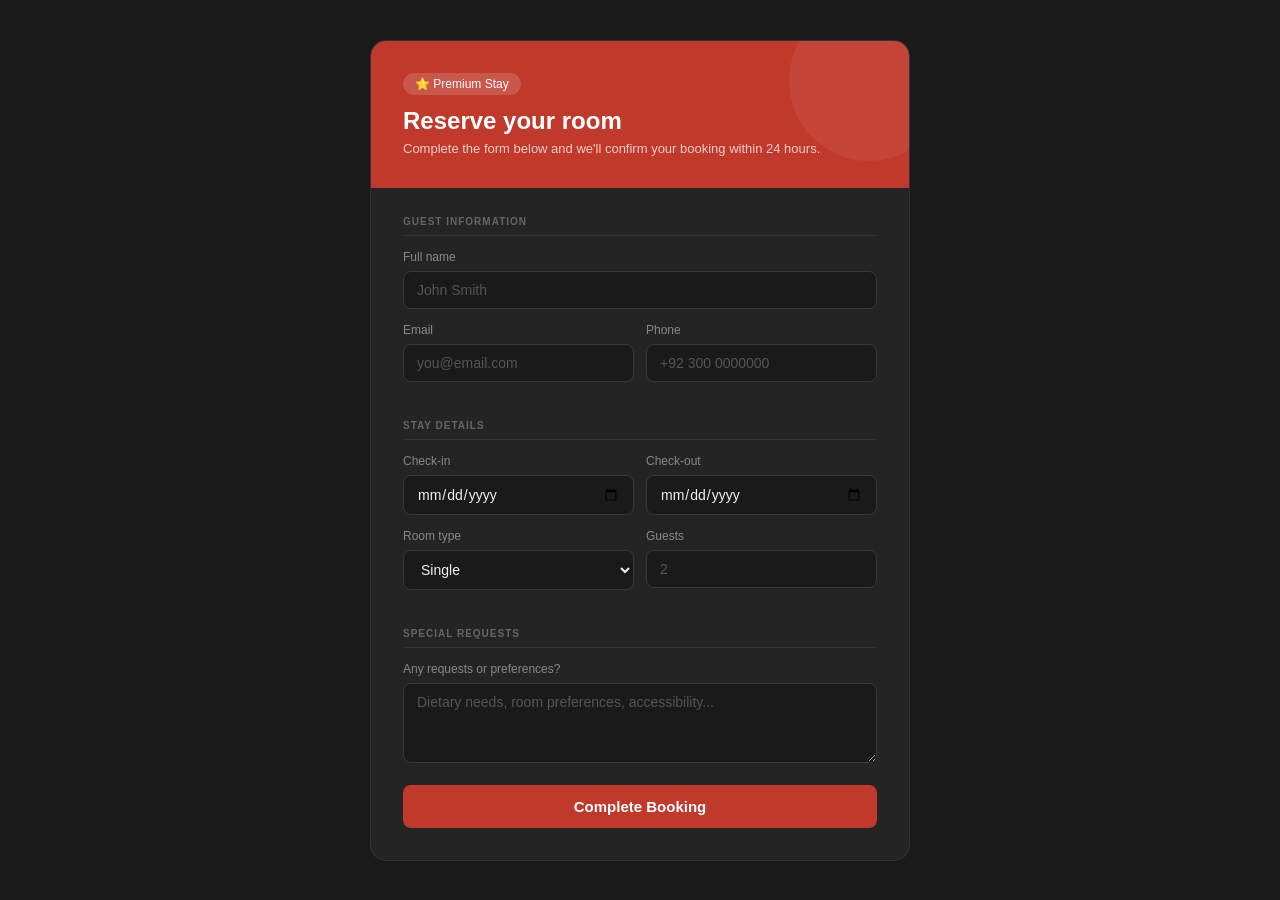
<file: templates/index.html>
<!DOCTYPE html>
<html>

<head>
    <title>Hotel Booking</title>
    <link rel="stylesheet" href="/static/style.css">
</head>

<body>
    <div class="card">
        <div class="hero">
            <div class="hero-badge">⭐ Premium Stay</div>
            <h1>Reserve your room</h1>
            <p>Complete the form below and we'll confirm your booking within 24 hours.</p>
        </div>
        <div class="body">
            <form action="/book" method="POST">
                <p class="section">Guest information</p>
                <div class="field">
                    <label>Full name</label>
                    <input type="text" name="full_name" placeholder="John Smith" required>
                </div>
                <div class="row">
                    <div class="field">
                        <label>Email</label>
                        <input type="email" name="email" placeholder="you@email.com" required>
                    </div>
                    <div class="field">
                        <label>Phone</label>
                        <input type="text" name="phone" placeholder="+92 300 0000000" required>
                    </div>
                </div>
                <p class="section">Stay details</p>
                <div class="row">
                    <div class="field">
                        <label>Check-in</label>
                        <input type="date" name="check_in" required>
                    </div>
                    <div class="field">
                        <label>Check-out</label>
                        <input type="date" name="check_out" required>
                    </div>
                </div>
                <div class="row">
                    <div class="field">
                        <label>Room type</label>
                        <select name="room_type">
                            <option>Single</option>
                            <option>Double</option>
                            <option>Suite</option>
                        </select>
                    </div>
                    <div class="field">
                        <label>Guests</label>
                        <input type="number" name="guests" placeholder="2" min="1" max="10">
                    </div>
                </div>
                <p class="section">Special requests</p>
                <div class="field">
                    <label>Any requests or preferences?</label>
                    <textarea name="requests"
                        placeholder="Dietary needs, room preferences, accessibility..."></textarea>
                </div>
                <button type="submit">Complete Booking</button>
            </form>
        </div>
    </div>
</body>

</html>
</file>
<file: static/style.css>
* {
    box-sizing: border-box;
    margin: 0;
    padding: 0;
}

body {
    font-family: Arial, sans-serif;
    background: #1a1a1a;
    min-height: 100vh;
    display: flex;
    align-items: center;
    justify-content: center;
    padding: 2rem 1rem;
}

.card {
    width: 100%;
    max-width: 540px;
    background: #242424;
    border-radius: 16px;
    overflow: hidden;
    border: 1px solid #333;
}

.hero {
    background: #C0392B;
    padding: 2rem;
    position: relative;
    overflow: hidden;
}

.hero::before {
    content: '';
    position: absolute;
    right: -40px;
    top: -40px;
    width: 160px;
    height: 160px;
    border-radius: 50%;
    background: rgba(255, 255, 255, 0.06);
}

.hero-badge {
    display: inline-block;
    background: rgba(255, 255, 255, 0.15);
    border-radius: 20px;
    padding: 4px 12px;
    font-size: 12px;
    color: #fff;
    margin-bottom: 12px;
}

.hero h1 {
    font-size: 24px;
    font-weight: 600;
    color: #fff;
    margin-bottom: 6px;
}

.hero p {
    font-size: 13px;
    color: rgba(255, 255, 255, 0.75);
}

.body {
    padding: 1.75rem 2rem 2rem;
}

.section {
    font-size: 10px;
    font-weight: 600;
    letter-spacing: 0.1em;
    text-transform: uppercase;
    color: #666;
    margin-bottom: 14px;
    margin-top: 1.5rem;
    padding-bottom: 8px;
    border-bottom: 1px solid #333;
}

.section:first-child {
    margin-top: 0;
}

.row {
    display: grid;
    grid-template-columns: 1fr 1fr;
    gap: 12px;
}

.field {
    display: flex;
    flex-direction: column;
    gap: 7px;
    margin-bottom: 14px;
}

.field label {
    font-size: 12px;
    font-weight: 500;
    color: #888;
}

input,
select,
textarea {
    width: 100%;
    padding: 10px 13px;
    border: 1px solid #383838;
    border-radius: 8px;
    font-size: 14px;
    background: #1a1a1a;
    color: #f0f0f0;
    font-family: Arial, sans-serif;
    transition: border-color 0.15s, box-shadow 0.15s;
}

input::placeholder,
textarea::placeholder {
    color: #555;
}

input:focus,
select:focus,
textarea:focus {
    outline: none;
    border-color: #C0392B;
    box-shadow: 0 0 0 3px rgba(192, 57, 43, 0.18);
}

select option {
    background: #1a1a1a;
    color: #f0f0f0;
}

textarea {
    resize: vertical;
    min-height: 80px;
}

button[type="submit"] {
    width: 100%;
    padding: 13px;
    background: #C0392B;
    color: #fff;
    border: none;
    border-radius: 8px;
    font-size: 15px;
    font-weight: 600;
    cursor: pointer;
    margin-top: 8px;
    transition: background 0.15s;
}

button[type="submit"]:hover {
    background: #a93226;
}

/* Success page */
.success-ring {
    width: 64px;
    height: 64px;
    border-radius: 50%;
    border: 2px solid #C0392B;
    display: flex;
    align-items: center;
    justify-content: center;
    margin: 0.5rem auto 1.25rem;
    font-size: 28px;
    color: #C0392B;
}

.success-title {
    font-size: 20px;
    font-weight: 600;
    color: #f0f0f0;
    text-align: center;
    margin-bottom: 8px;
}

.success-sub {
    font-size: 14px;
    color: #888;
    text-align: center;
    margin-bottom: 1.5rem;
    line-height: 1.6;
}

.booking-ref {
    background: #1a1a1a;
    border: 1px solid #333;
    border-radius: 10px;
    padding: 1.25rem;
}

.ref-row {
    display: flex;
    justify-content: space-between;
    padding: 8px 0;
    border-bottom: 1px solid #2a2a2a;
    font-size: 13px;
}

.ref-row:last-child {
    border-bottom: none;
}

.ref-label {
    color: #666;
}

.ref-value {
    color: #f0f0f0;
    font-weight: 500;
}

.back-btn {
    display: block;
    text-align: center;
    margin-top: 1.25rem;
    padding: 10px 24px;
    border: 1px solid #444;
    border-radius: 8px;
    color: #aaa;
    text-decoration: none;
    font-size: 14px;
    transition: border-color 0.15s, color 0.15s;
}

.back-btn:hover {
    border-color: #C0392B;
    color: #f0f0f0;
}
</file>
